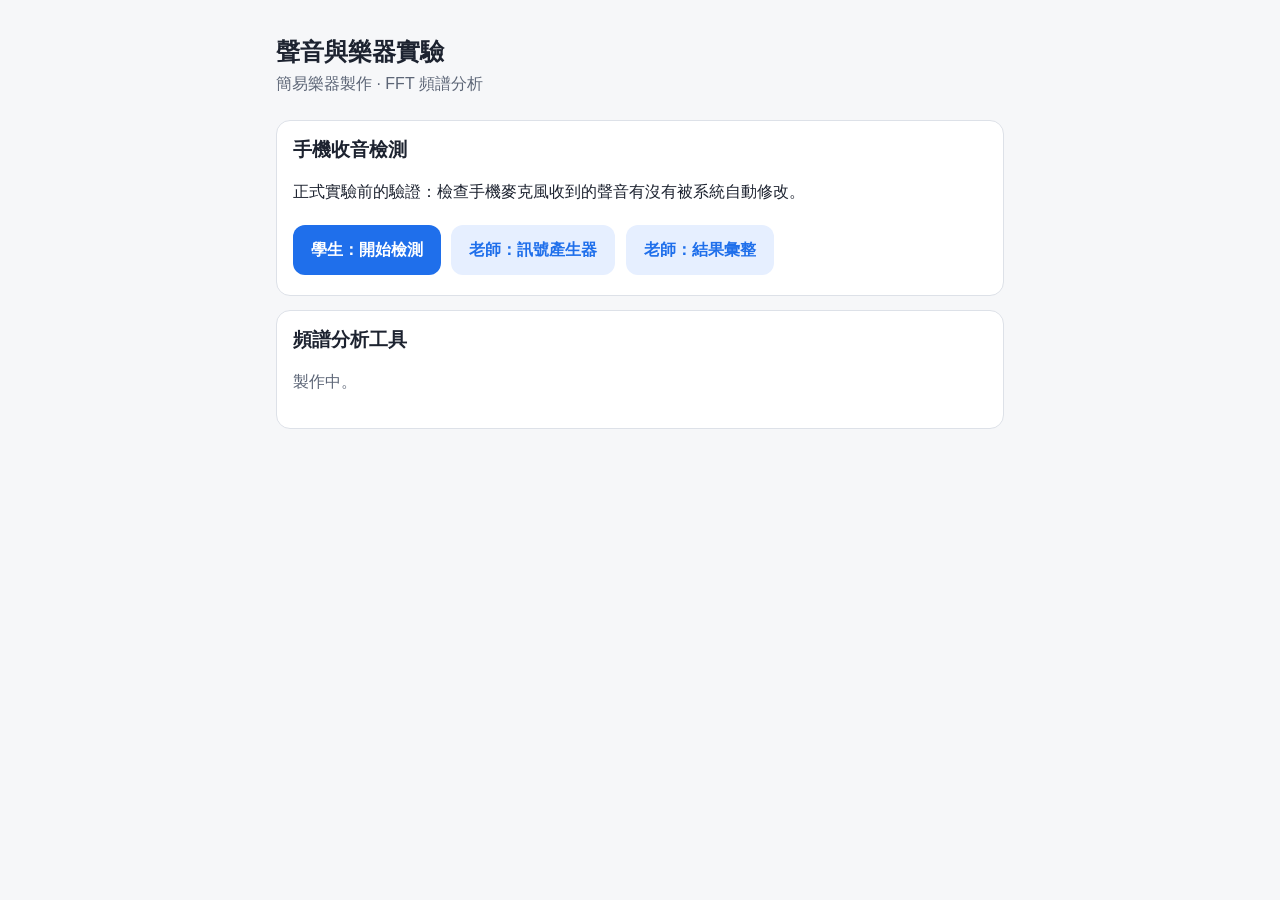
<file: index.html>
<!doctype html>
<html lang="zh-Hant-TW">
<head>
<meta charset="utf-8">
<meta name="viewport" content="width=device-width, initial-scale=1">
<title>聲音與樂器實驗</title>
<meta name="description" content="高二自然組簡易樂器製作與 FFT 頻譜分析的手機工具。">
<link rel="icon" href="mic-check/icon-180.png">
<link rel="stylesheet" href="mic-check/style.css">
</head>
<body>
<main>
  <header class="top">
    <h1>聲音與樂器實驗</h1>
    <p>簡易樂器製作 · FFT 頻譜分析</p>
  </header>
  <section class="card">
    <h2>手機收音檢測</h2>
    <p>正式實驗前的驗證：檢查手機麥克風收到的聲音有沒有被系統自動修改。</p>
    <a class="btn" href="mic-check/">學生：開始檢測</a>
    <a class="btn secondary" href="mic-check/source.html">老師：訊號產生器</a>
    <a class="btn secondary" href="mic-check/aggregate.html">老師：結果彙整</a>
  </section>
  <section class="card">
    <h2>頻譜分析工具</h2>
    <p class="muted">製作中。</p>
  </section>
</main>
</body>
</html>
</file>
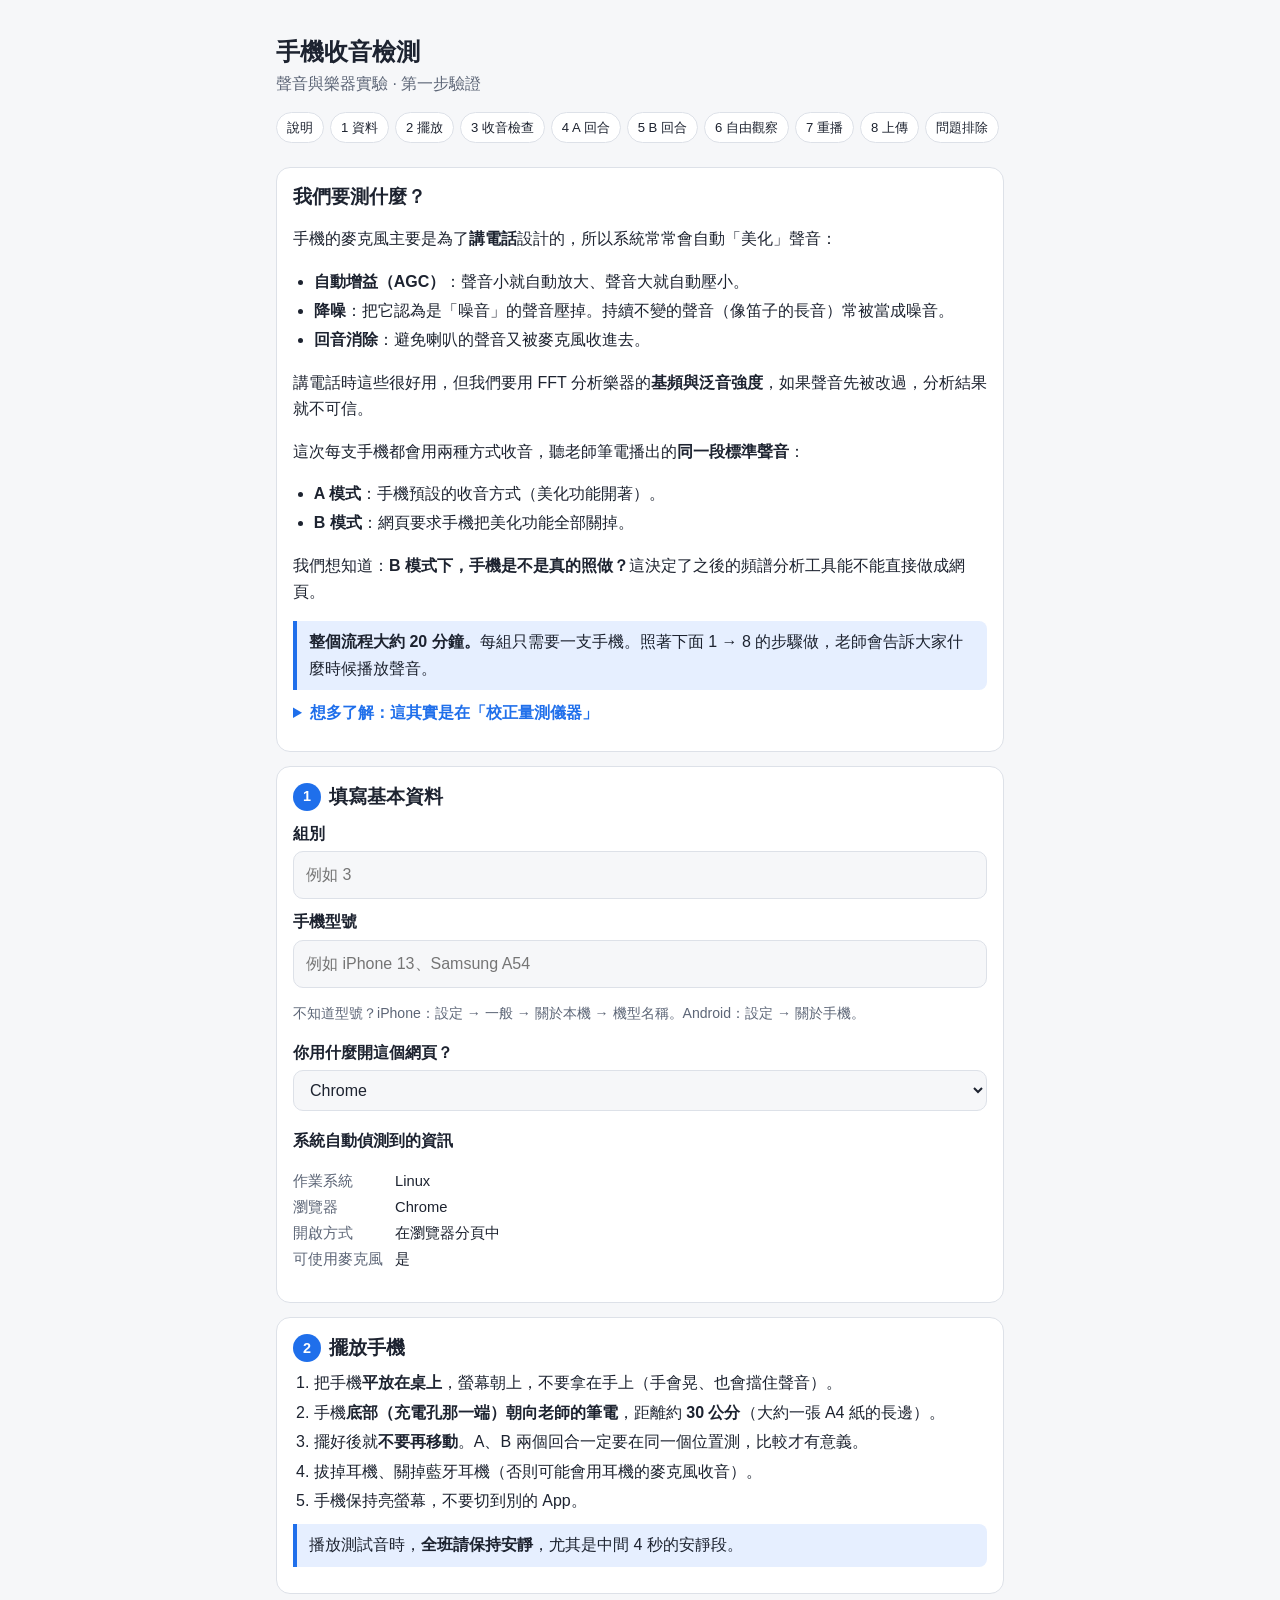
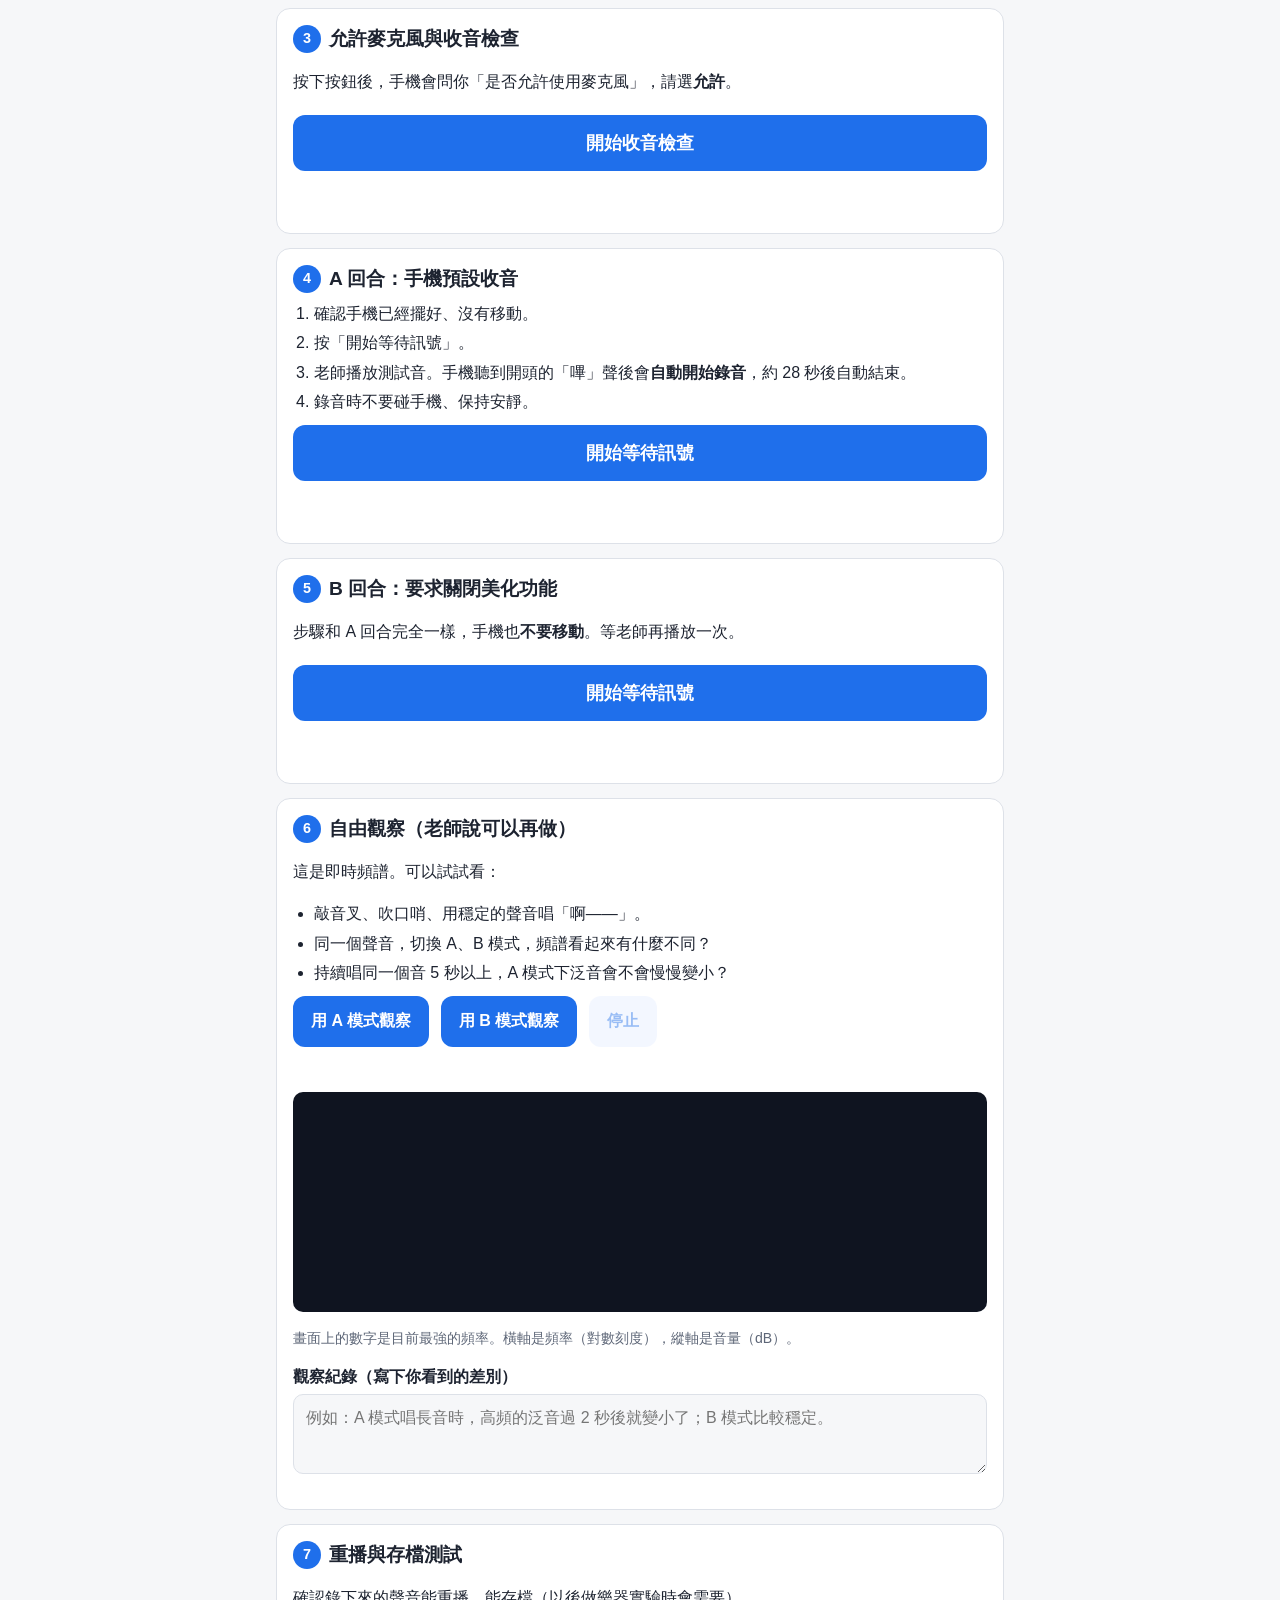
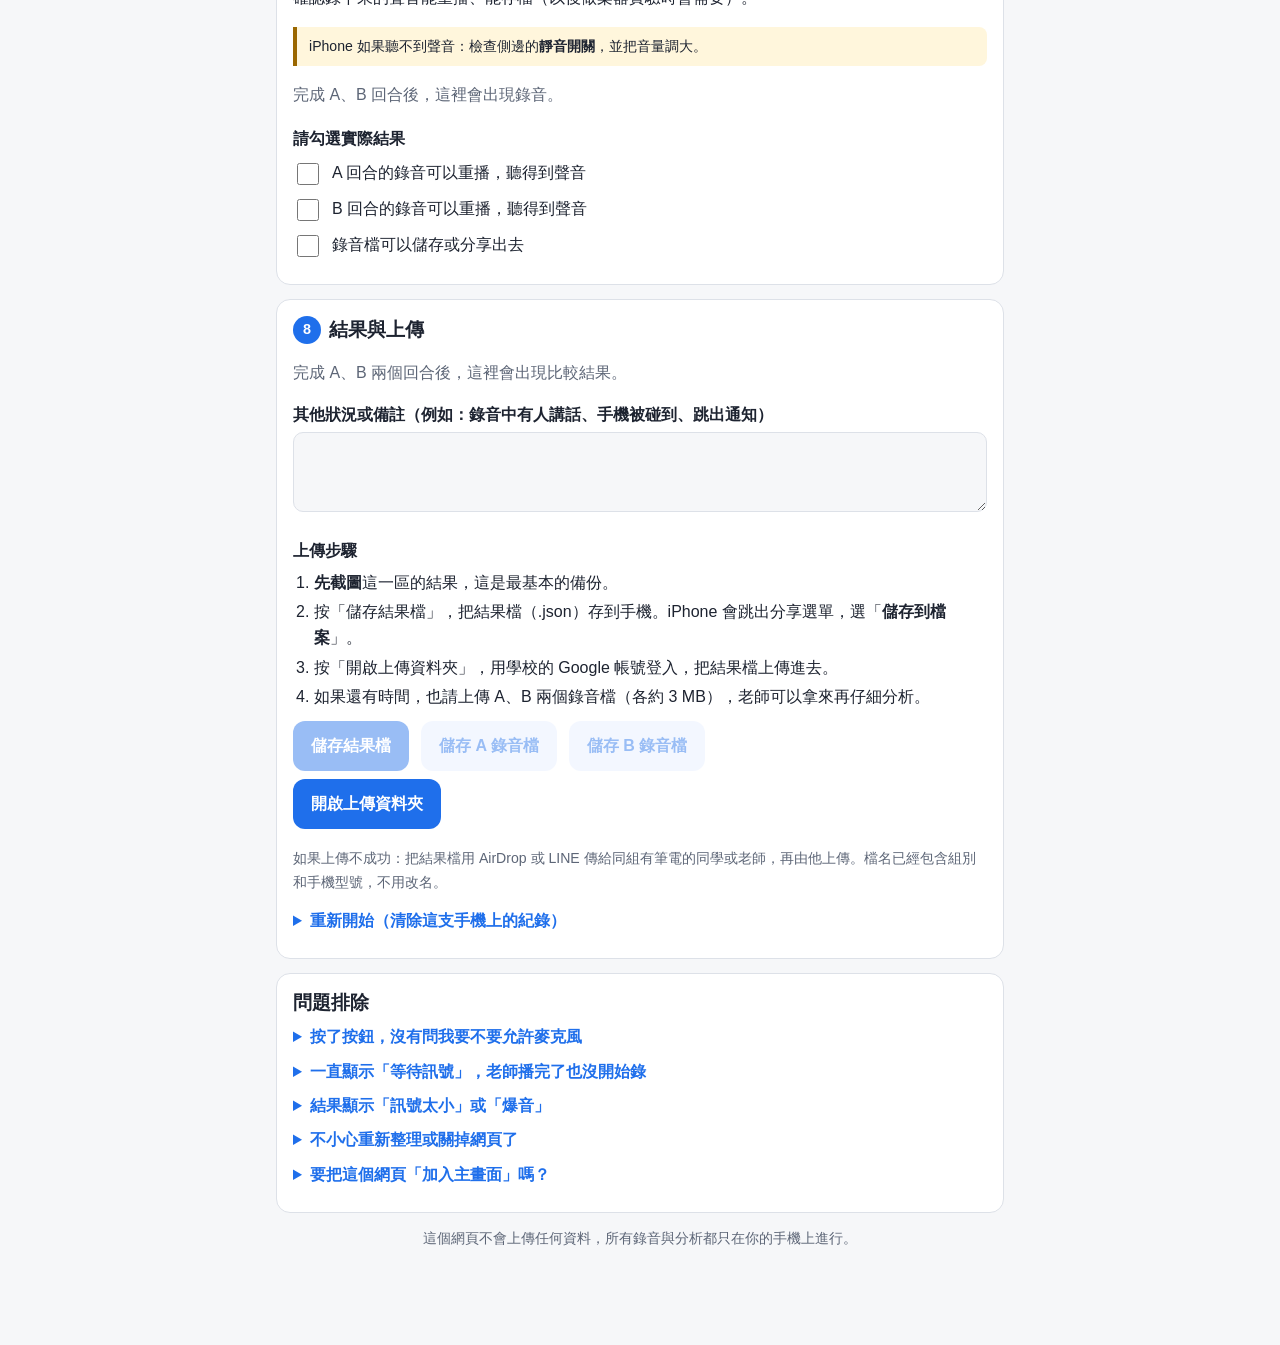
<file: mic-check/index.html>
<!doctype html>
<html lang="zh-Hant-TW">
<head>
<meta charset="utf-8">
<meta name="viewport" content="width=device-width, initial-scale=1, viewport-fit=cover">
<title>手機收音檢測</title>
<meta name="description" content="檢查手機麥克風收到的聲音有沒有被系統自動修改，作為樂器頻譜分析前的驗證。">
<meta name="theme-color" content="#1f6feb">
<meta name="apple-mobile-web-app-capable" content="yes">
<meta name="mobile-web-app-capable" content="yes">
<meta name="apple-mobile-web-app-title" content="收音檢測">
<link rel="manifest" href="manifest.webmanifest">
<link rel="apple-touch-icon" href="icon-180.png">
<link rel="icon" href="icon-180.png">
<link rel="stylesheet" href="style.css">
</head>
<body>
<main>
  <header class="top">
    <h1>手機收音檢測</h1>
    <p>聲音與樂器實驗 · 第一步驗證</p>
  </header>

  <div class="stickybar">
    <nav class="pill-nav" id="nav">
      <a href="#s-intro">說明</a>
      <a href="#s-info" data-step="info">1 資料</a>
      <a href="#s-place">2 擺放</a>
      <a href="#s-mic" data-step="mic">3 收音檢查</a>
      <a href="#s-A" data-step="A">4 A 回合</a>
      <a href="#s-B" data-step="B">5 B 回合</a>
      <a href="#s-free">6 自由觀察</a>
      <a href="#s-play" data-step="play">7 重播</a>
      <a href="#s-result" data-step="result">8 上傳</a>
      <a href="#s-faq">問題排除</a>
    </nav>
  </div>

  <!-- 說明 -->
  <section class="card" id="s-intro">
    <h2>我們要測什麼？</h2>
    <p>手機的麥克風主要是為了<strong>講電話</strong>設計的，所以系統常常會自動「美化」聲音：</p>
    <ul>
      <li><strong>自動增益（AGC）</strong>：聲音小就自動放大、聲音大就自動壓小。</li>
      <li><strong>降噪</strong>：把它認為是「噪音」的聲音壓掉。持續不變的聲音（像笛子的長音）常被當成噪音。</li>
      <li><strong>回音消除</strong>：避免喇叭的聲音又被麥克風收進去。</li>
    </ul>
    <p>講電話時這些很好用，但我們要用 FFT 分析樂器的<strong>基頻與泛音強度</strong>，如果聲音先被改過，分析結果就不可信。</p>
    <p>這次每支手機都會用兩種方式收音，聽老師筆電播出的<strong>同一段標準聲音</strong>：</p>
    <ul>
      <li><strong>A 模式</strong>：手機預設的收音方式（美化功能開著）。</li>
      <li><strong>B 模式</strong>：網頁要求手機把美化功能全部關掉。</li>
    </ul>
    <p>我們想知道：<strong>B 模式下，手機是不是真的照做？</strong>這決定了之後的頻譜分析工具能不能直接做成網頁。</p>
    <div class="note">
      <strong>整個流程大約 20 分鐘。</strong>每組只需要一支手機。照著下面 1 → 8 的步驟做，老師會告訴大家什麼時候播放聲音。
    </div>
    <details>
      <summary>想多了解：這其實是在「校正量測儀器」</summary>
      <p>任何測量之前，都要先確認儀器本身可不可信。我們用「已知答案」的聲音來測手機：</p>
      <ul>
        <li>① <strong>音量階梯</strong>：1000 Hz 的聲音，每 3 秒變小 10 dB。忠實的麥克風應該也量到每段差 10 dB。</li>
        <li>② <strong>複合音</strong>：440 Hz 加上 8 個泛音，持續 6 秒。如果音量隨時間被壓低，代表降噪在作用。</li>
        <li>③ <strong>安靜段</strong>：4 秒安靜。如果底噪越來越大聲，代表自動增益在偷偷放大。</li>
        <li>④ <strong>掃頻</strong>：頻率從 200 Hz 一路升到 12000 Hz，用來比較 A、B 兩種模式在不同頻率的差別。</li>
      </ul>
      <p class="small muted">dB（分貝）是比值的對數單位：差 10 dB 代表功率差 10 倍、振幅差約 3.16 倍。</p>
    </details>
  </section>

  <!-- 1 資料 -->
  <section class="card" id="s-info">
    <h2><span class="step-no">1</span>填寫基本資料</h2>
    <label class="field"><span>組別</span>
      <input type="number" id="group" inputmode="numeric" min="1" max="99" placeholder="例如 3">
    </label>
    <label class="field"><span>手機型號</span>
      <input type="text" id="model" placeholder="例如 iPhone 13、Samsung A54">
    </label>
    <p class="small muted">不知道型號？iPhone：設定 → 一般 → 關於本機 → 機型名稱。Android：設定 → 關於手機。</p>
    <label class="field"><span>你用什麼開這個網頁？</span>
      <select id="browser">
        <option value="">請選擇</option>
        <option>Safari</option>
        <option>Chrome</option>
        <option>LINE 內建瀏覽器</option>
        <option>其他</option>
      </select>
    </label>
    <div class="note warn small hidden" id="lineWarn">LINE 內建瀏覽器常常無法使用麥克風。請點右上角選單，改用「Safari」或「Chrome」開啟。</div>
    <h3>系統自動偵測到的資訊</h3>
    <dl class="kv" id="deviceInfo"></dl>
  </section>

  <!-- 2 擺放 -->
  <section class="card" id="s-place">
    <h2><span class="step-no">2</span>擺放手機</h2>
    <ol>
      <li>把手機<strong>平放在桌上</strong>，螢幕朝上，不要拿在手上（手會晃、也會擋住聲音）。</li>
      <li>手機<strong>底部（充電孔那一端）朝向老師的筆電</strong>，距離約 <strong>30 公分</strong>（大約一張 A4 紙的長邊）。</li>
      <li>擺好後就<strong>不要再移動</strong>。A、B 兩個回合一定要在同一個位置測，比較才有意義。</li>
      <li>拔掉耳機、關掉藍牙耳機（否則可能會用耳機的麥克風收音）。</li>
      <li>手機保持亮螢幕，不要切到別的 App。</li>
    </ol>
    <div class="note">
      播放測試音時，<strong>全班請保持安靜</strong>，尤其是中間 4 秒的安靜段。
    </div>
  </section>

  <!-- 3 收音檢查 -->
  <section class="card" id="s-mic">
    <h2><span class="step-no">3</span>允許麥克風與收音檢查</h2>
    <p>按下按鈕後，手機會問你「是否允許使用麥克風」，請選<strong>允許</strong>。</p>
    <button class="big" id="micCheckBtn">開始收音檢查</button>
    <div class="status" id="micStatus"></div>
    <div id="micLive" class="hidden">
      <p class="small">老師播放「音量測試音」（1000 Hz 持續音）時，看下面的 1000 Hz 音量：</p>
      <div class="meter"><div id="micMeter"></div></div>
      <p><span id="micLevel">—</span></p>
      <canvas class="spec" id="micSpec"></canvas>
      <button class="secondary" id="micStopBtn">結束收音檢查</button>
    </div>
  </section>

  <!-- 4 A 回合 -->
  <section class="card" id="s-A">
    <h2><span class="step-no">4</span>A 回合：手機預設收音</h2>
    <ol>
      <li>確認手機已經擺好、沒有移動。</li>
      <li>按「開始等待訊號」。</li>
      <li>老師播放測試音。手機聽到開頭的「嗶」聲後會<strong>自動開始錄音</strong>，約 28 秒後自動結束。</li>
      <li>錄音時不要碰手機、保持安靜。</li>
    </ol>
    <div data-round="A"></div>
  </section>

  <!-- 5 B 回合 -->
  <section class="card" id="s-B">
    <h2><span class="step-no">5</span>B 回合：要求關閉美化功能</h2>
    <p>步驟和 A 回合完全一樣，手機也<strong>不要移動</strong>。等老師再播放一次。</p>
    <div data-round="B"></div>
  </section>

  <!-- 6 自由觀察 -->
  <section class="card" id="s-free">
    <h2><span class="step-no">6</span>自由觀察（老師說可以再做）</h2>
    <p>這是即時頻譜。可以試試看：</p>
    <ul>
      <li>敲音叉、吹口哨、用穩定的聲音唱「啊——」。</li>
      <li>同一個聲音，切換 A、B 模式，頻譜看起來有什麼不同？</li>
      <li>持續唱同一個音 5 秒以上，A 模式下泛音會不會慢慢變小？</li>
    </ul>
    <div class="row">
      <button id="freeA">用 A 模式觀察</button>
      <button id="freeB">用 B 模式觀察</button>
      <button class="secondary" id="freeStop" disabled>停止</button>
    </div>
    <div class="status" id="freeStatus"></div>
    <canvas class="spec" id="freeSpec"></canvas>
    <p class="small muted">畫面上的數字是目前最強的頻率。橫軸是頻率（對數刻度），縱軸是音量（dB）。</p>
    <label class="field"><span>觀察紀錄（寫下你看到的差別）</span>
      <textarea id="freeNotes" placeholder="例如：A 模式唱長音時，高頻的泛音過 2 秒後就變小了；B 模式比較穩定。"></textarea>
    </label>
  </section>

  <!-- 7 重播 -->
  <section class="card" id="s-play">
    <h2><span class="step-no">7</span>重播與存檔測試</h2>
    <p>確認錄下來的聲音能重播、能存檔（以後做樂器實驗時會需要）。</p>
    <div class="note warn small">iPhone 如果聽不到聲音：檢查側邊的<strong>靜音開關</strong>，並把音量調大。</div>
    <div id="playArea"><p class="muted">完成 A、B 回合後，這裡會出現錄音。</p></div>
    <h3>請勾選實際結果</h3>
    <label class="check"><input type="checkbox" id="chkPlayA"><span>A 回合的錄音可以重播，聽得到聲音</span></label>
    <label class="check"><input type="checkbox" id="chkPlayB"><span>B 回合的錄音可以重播，聽得到聲音</span></label>
    <label class="check"><input type="checkbox" id="chkSave"><span>錄音檔可以儲存或分享出去</span></label>
  </section>

  <!-- 8 結果 -->
  <section class="card" id="s-result">
    <h2><span class="step-no">8</span>結果與上傳</h2>
    <div id="resultArea"><p class="muted">完成 A、B 兩個回合後，這裡會出現比較結果。</p></div>
    <label class="field"><span>其他狀況或備註（例如：錄音中有人講話、手機被碰到、跳出通知）</span>
      <textarea id="notes"></textarea>
    </label>
    <h3>上傳步驟</h3>
    <ol>
      <li><strong>先截圖</strong>這一區的結果，這是最基本的備份。</li>
      <li>按「儲存結果檔」，把結果檔（.json）存到手機。iPhone 會跳出分享選單，選「<strong>儲存到檔案</strong>」。</li>
      <li>按「開啟上傳資料夾」，用學校的 Google 帳號登入，把結果檔上傳進去。</li>
      <li>如果還有時間，也請上傳 A、B 兩個錄音檔（各約 3 MB），老師可以拿來再仔細分析。</li>
    </ol>
    <div class="row">
      <button id="saveJson" disabled>儲存結果檔</button>
      <button class="secondary" id="saveWavA" disabled>儲存 A 錄音檔</button>
      <button class="secondary" id="saveWavB" disabled>儲存 B 錄音檔</button>
    </div>
    <div class="row">
      <a class="btn" id="uploadLink" target="_blank" rel="noopener">開啟上傳資料夾</a>
    </div>
    <p class="small muted">如果上傳不成功：把結果檔用 AirDrop 或 LINE 傳給同組有筆電的同學或老師，再由他上傳。檔名已經包含組別和手機型號，不用改名。</p>
    <details>
      <summary>重新開始（清除這支手機上的紀錄）</summary>
      <p class="small">只有在換另一支手機、或老師要求重測時才需要。</p>
      <button class="danger" id="resetAll">清除並重新開始</button>
    </details>
  </section>

  <!-- 問題排除 -->
  <section class="card" id="s-faq">
    <h2>問題排除</h2>
    <details><summary>按了按鈕，沒有問我要不要允許麥克風</summary>
      <ul>
        <li>確認不是用 LINE、Instagram 等 App 內建的瀏覽器開啟。請改用 Safari 或 Chrome。</li>
        <li>iPhone：設定 → Safari → 麥克風，改成「詢問」或「允許」。</li>
        <li>Android Chrome：點網址列左邊的圖示 → 權限 → 麥克風 → 允許。</li>
      </ul>
    </details>
    <details><summary>一直顯示「等待訊號」，老師播完了也沒開始錄</summary>
      <ul>
        <li>手機可能離喇叭太遠，或喇叭音量太小。靠近一點（但 A、B 要同位置），請老師再播一次。</li>
        <li>確認手機沒有被蓋住、底部朝向喇叭。</li>
      </ul>
    </details>
    <details><summary>結果顯示「訊號太小」或「爆音」</summary>
      <p>請老師調整筆電音量，或調整手機距離，然後按該回合的「重做這一回合」。A、B 兩回合要在一樣的條件下做，所以如果改了距離，兩回合都要重做。</p>
    </details>
    <details><summary>不小心重新整理或關掉網頁了</summary>
      <p>分析結果會留在這支手機上，重新打開網頁就會看到。但<strong>錄音檔不會保留</strong>，如果需要錄音檔，就要重做那一回合。</p>
    </details>
    <details><summary>要把這個網頁「加入主畫面」嗎？</summary>
      <p>只有老師指定的組別需要。iPhone 用 Safari：按下方「分享」→「加入主畫面」，再從主畫面的圖示打開，從步驟 1 重新做一次。這是在測試「網頁加入主畫面後」收音是否一樣正常。</p>
    </details>
  </section>

  <p class="small muted" style="text-align:center">這個網頁不會上傳任何資料，所有錄音與分析都只在你的手機上進行。</p>
</main>

<template id="roundTpl">
  <button class="big" data-act="start">開始等待訊號</button>
  <div class="row">
    <button class="secondary hidden" data-act="cancel">取消</button>
    <button class="secondary hidden" data-act="redo">重做這一回合</button>
  </div>
  <div class="status" data-el="status"></div>
  <div class="hidden" data-el="live">
    <p class="small">現在播放：<span class="segment-now" data-el="seg">—</span></p>
    <div class="progress"><div data-el="prog"></div></div>
    <canvas class="spec" data-el="spec"></canvas>
  </div>
  <div data-el="summary"></div>
</template>

<script type="module" src="app.js"></script>
</body>
</html>
</file>
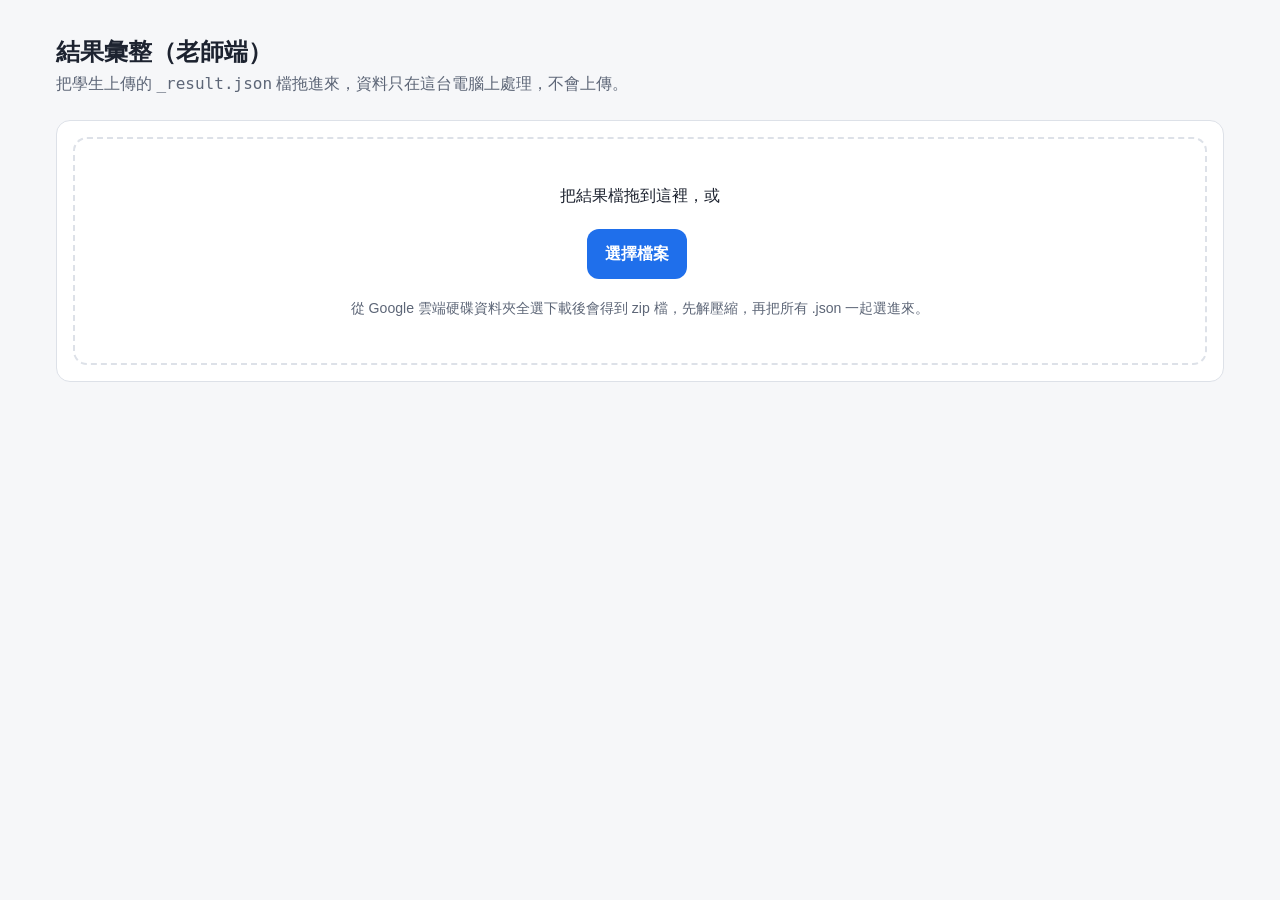
<file: mic-check/aggregate.html>
<!doctype html>
<html lang="zh-Hant-TW">
<head>
<meta charset="utf-8">
<meta name="viewport" content="width=device-width, initial-scale=1">
<title>收音檢測 結果彙整</title>
<meta name="description" content="老師端：彙整全班手機收音檢測的結果檔。">
<link rel="icon" href="icon-180.png">
<link rel="stylesheet" href="style.css">
<style>
  main { max-width: 1200px; }
  .drop { border: 2px dashed var(--line); border-radius: 14px; padding: 28px 16px; text-align: center; }
  .drop.over { border-color: var(--accent); background: var(--accent-soft); }
  td, th { font-size: .85rem; }
  .sum { display: grid; grid-template-columns: repeat(auto-fit, minmax(180px, 1fr)); gap: 10px; }
  .sum div { background: var(--bg); border-radius: 10px; padding: 10px 12px; }
  .sum b { display: block; font-size: 1.4rem; }
</style>
</head>
<body>
<main>
  <header class="top">
    <h1>結果彙整（老師端）</h1>
    <p>把學生上傳的 <code>_result.json</code> 檔拖進來，資料只在這台電腦上處理，不會上傳。</p>
  </header>

  <section class="card">
    <div class="drop" id="drop">
      <p>把結果檔拖到這裡，或</p>
      <label class="btn">選擇檔案<input type="file" id="files" accept=".json,application/json" multiple hidden></label>
      <p class="small muted">從 Google 雲端硬碟資料夾全選下載後會得到 zip 檔，先解壓縮，再把所有 .json 一起選進來。</p>
    </div>
  </section>

  <section class="card hidden" id="summaryCard">
    <h2>總覽</h2>
    <div class="sum" id="summary"></div>
    <div id="conclusion"></div>
  </section>

  <section class="card hidden" id="tableCard">
    <h2>每支手機</h2>
    <div class="row"><button class="secondary" id="csvBtn">下載 CSV（可用 Excel 開啟）</button></div>
    <div class="table-wrap"><table id="table"></table></div>
    <p class="small muted">判定欄：✓ 沒發現被修改、✗ 有被修改的跡象、? 無法判斷（訊號太小或太吵）。數值依序為：音量階梯兩段差（應約 10）、自動回彈最大值、底噪變化、持續音衰減，單位都是 dB。</p>
  </section>

  <section class="card hidden" id="chartCard">
    <h2>B 模式減 A 模式的頻率響應差（每支手機一條線）</h2>
    <p class="small muted">0 dB 代表兩種模式一樣。偏離越多，代表 A 模式的處理對音色影響越大。</p>
    <canvas class="chart" id="diffChart" style="height:280px"></canvas>
  </section>
</main>
<script type="module" src="aggregate.js"></script>
</body>
</html>
</file>
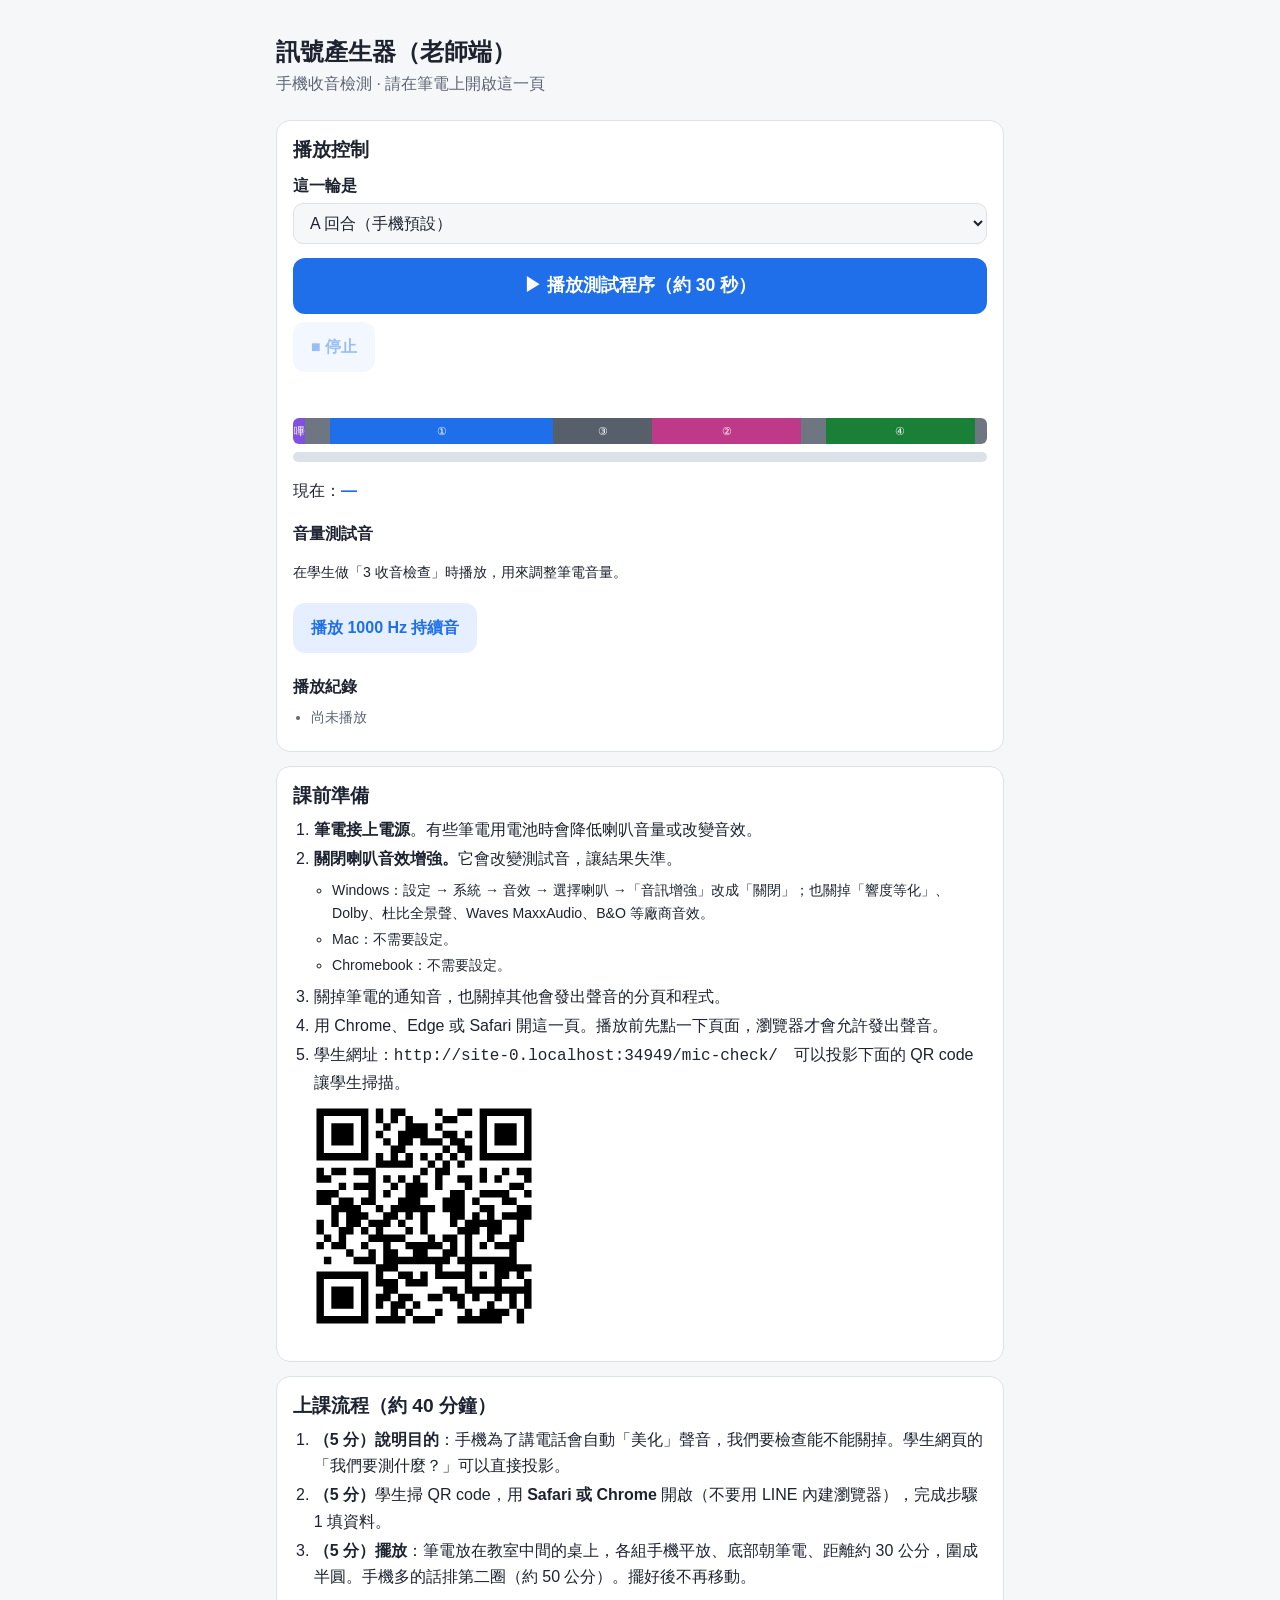
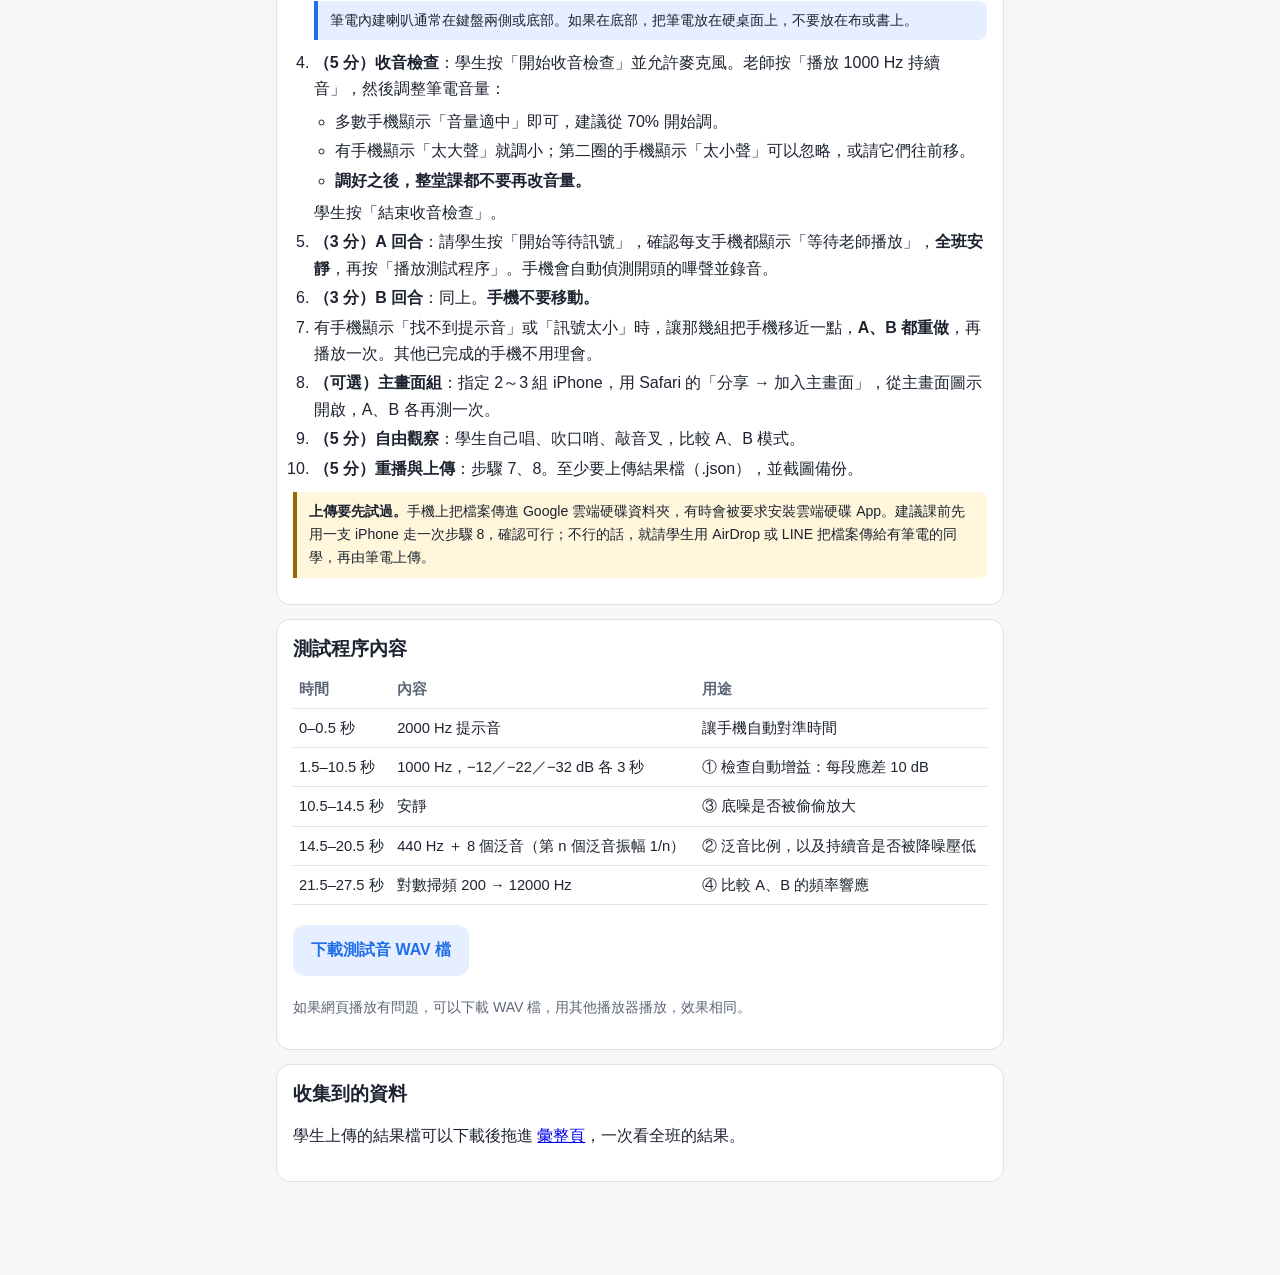
<file: mic-check/source.html>
<!doctype html>
<html lang="zh-Hant-TW">
<head>
<meta charset="utf-8">
<meta name="viewport" content="width=device-width, initial-scale=1">
<title>收音檢測 訊號產生器</title>
<meta name="description" content="老師端：播放手機收音檢測用的標準測試音。">
<link rel="icon" href="icon-180.png">
<link rel="stylesheet" href="style.css">
</head>
<body>
<main>
  <header class="top">
    <h1>訊號產生器（老師端）</h1>
    <p>手機收音檢測 · 請在筆電上開啟這一頁</p>
  </header>

  <section class="card">
    <h2>播放控制</h2>
    <label class="field"><span>這一輪是</span>
      <select id="roundLabel">
        <option>A 回合（手機預設）</option>
        <option>B 回合（關閉美化）</option>
        <option>補測／重測</option>
        <option>主畫面組加測 A</option>
        <option>主畫面組加測 B</option>
      </select>
    </label>
    <button class="big" id="playBtn">▶ 播放測試程序（約 30 秒）</button>
    <button class="secondary" id="stopBtn" disabled>■ 停止</button>
    <div class="status" id="playStatus"></div>
    <div class="timeline" id="timeline"></div>
    <div class="progress"><div id="playProg"></div></div>
    <p>現在：<span class="segment-now" id="nowSeg">—</span></p>

    <h3>音量測試音</h3>
    <p class="small">在學生做「3 收音檢查」時播放，用來調整筆電音量。</p>
    <button class="secondary" id="toneBtn">播放 1000 Hz 持續音</button>

    <h3>播放紀錄</h3>
    <ul id="log" class="small"><li class="muted">尚未播放</li></ul>
  </section>

  <section class="card">
    <h2>課前準備</h2>
    <ol>
      <li><strong>筆電接上電源</strong>。有些筆電用電池時會降低喇叭音量或改變音效。</li>
      <li><strong>關閉喇叭音效增強。</strong>它會改變測試音，讓結果失準。
        <ul class="small">
          <li>Windows：設定 → 系統 → 音效 → 選擇喇叭 →「音訊增強」改成「關閉」；也關掉「響度等化」、Dolby、杜比全景聲、Waves MaxxAudio、B&amp;O 等廠商音效。</li>
          <li>Mac：不需要設定。</li>
          <li>Chromebook：不需要設定。</li>
        </ul>
      </li>
      <li>關掉筆電的通知音，也關掉其他會發出聲音的分頁和程式。</li>
      <li>用 Chrome、Edge 或 Safari 開這一頁。播放前先點一下頁面，瀏覽器才會允許發出聲音。</li>
      <li>學生網址：<code id="studentUrl"></code>　可以投影下面的 QR code 讓學生掃描。
        <div id="qr" style="margin:10px 0"></div>
      </li>
    </ol>
  </section>

  <section class="card">
    <h2>上課流程（約 40 分鐘）</h2>
    <ol>
      <li><strong>（5 分）說明目的</strong>：手機為了講電話會自動「美化」聲音，我們要檢查能不能關掉。學生網頁的「我們要測什麼？」可以直接投影。</li>
      <li><strong>（5 分）</strong>學生掃 QR code，用 <strong>Safari 或 Chrome</strong> 開啟（不要用 LINE 內建瀏覽器），完成步驟 1 填資料。</li>
      <li><strong>（5 分）擺放</strong>：筆電放在教室中間的桌上，各組手機平放、底部朝筆電、距離約 30 公分，圍成半圓。手機多的話排第二圈（約 50 公分）。擺好後不再移動。
        <div class="note small">筆電內建喇叭通常在鍵盤兩側或底部。如果在底部，把筆電放在硬桌面上，不要放在布或書上。</div>
      </li>
      <li><strong>（5 分）收音檢查</strong>：學生按「開始收音檢查」並允許麥克風。老師按「播放 1000 Hz 持續音」，然後調整筆電音量：
        <ul>
          <li>多數手機顯示「音量適中」即可，建議從 70% 開始調。</li>
          <li>有手機顯示「太大聲」就調小；第二圈的手機顯示「太小聲」可以忽略，或請它們往前移。</li>
          <li><strong>調好之後，整堂課都不要再改音量。</strong></li>
        </ul>
        學生按「結束收音檢查」。
      </li>
      <li><strong>（3 分）A 回合</strong>：請學生按「開始等待訊號」，確認每支手機都顯示「等待老師播放」，<strong>全班安靜</strong>，再按「播放測試程序」。手機會自動偵測開頭的嗶聲並錄音。</li>
      <li><strong>（3 分）B 回合</strong>：同上。<strong>手機不要移動。</strong></li>
      <li>有手機顯示「找不到提示音」或「訊號太小」時，讓那幾組把手機移近一點，<strong>A、B 都重做</strong>，再播放一次。其他已完成的手機不用理會。</li>
      <li><strong>（可選）主畫面組</strong>：指定 2～3 組 iPhone，用 Safari 的「分享 → 加入主畫面」，從主畫面圖示開啟，A、B 各再測一次。</li>
      <li><strong>（5 分）自由觀察</strong>：學生自己唱、吹口哨、敲音叉，比較 A、B 模式。</li>
      <li><strong>（5 分）重播與上傳</strong>：步驟 7、8。至少要上傳結果檔（.json），並截圖備份。</li>
    </ol>
    <div class="note warn small">
      <strong>上傳要先試過。</strong>手機上把檔案傳進 Google 雲端硬碟資料夾，有時會被要求安裝雲端硬碟 App。建議課前先用一支 iPhone 走一次步驟 8，確認可行；不行的話，就請學生用 AirDrop 或 LINE 把檔案傳給有筆電的同學，再由筆電上傳。
    </div>
  </section>

  <section class="card">
    <h2>測試程序內容</h2>
    <div class="table-wrap"><table>
      <tr><th>時間</th><th>內容</th><th>用途</th></tr>
      <tr><td class="num">0–0.5 秒</td><td>2000 Hz 提示音</td><td>讓手機自動對準時間</td></tr>
      <tr><td class="num">1.5–10.5 秒</td><td>1000 Hz，−12／−22／−32 dB 各 3 秒</td><td>① 檢查自動增益：每段應差 10 dB</td></tr>
      <tr><td class="num">10.5–14.5 秒</td><td>安靜</td><td>③ 底噪是否被偷偷放大</td></tr>
      <tr><td class="num">14.5–20.5 秒</td><td>440 Hz ＋ 8 個泛音（第 n 個泛音振幅 1/n）</td><td>② 泛音比例，以及持續音是否被降噪壓低</td></tr>
      <tr><td class="num">21.5–27.5 秒</td><td>對數掃頻 200 → 12000 Hz</td><td>④ 比較 A、B 的頻率響應</td></tr>
    </table></div>
    <p><button class="secondary" id="dlWav">下載測試音 WAV 檔</button></p>
    <p class="small muted">如果網頁播放有問題，可以下載 WAV 檔，用其他播放器播放，效果相同。</p>
  </section>

  <section class="card">
    <h2>收集到的資料</h2>
    <p>學生上傳的結果檔可以下載後拖進 <a href="aggregate.html">彙整頁</a>，一次看全班的結果。</p>
  </section>
</main>
<script src="vendor/qrcode.js"></script>
<script type="module" src="source.js"></script>
</body>
</html>
</file>
<file: mic-check/style.css>
:root {
  --bg: #f6f7f9;
  --card: #ffffff;
  --text: #1d2330;
  --muted: #5d6677;
  --line: #dde1e8;
  --accent: #1f6feb;
  --accent-soft: #e6efff;
  --ok: #1a7f37;
  --ok-soft: #e3f5e8;
  --bad: #c62828;
  --bad-soft: #fdeaea;
  --warn: #9a6700;
  --warn-soft: #fff6dc;
  --spec-bg: #0f1420;
  --spec-grid: #2a3346;
  --spec-a: #ff9f43;
  --spec-b: #3fb6ff;
}
@media (prefers-color-scheme: dark) {
  :root {
    --bg: #11141a;
    --card: #1a1f28;
    --text: #e7eaf0;
    --muted: #9aa3b2;
    --line: #2d3442;
    --accent: #5b9dff;
    --accent-soft: #1d2a44;
    --ok: #4ac26b;
    --ok-soft: #15301f;
    --bad: #ff6b6b;
    --bad-soft: #3a1b1b;
    --warn: #e3b341;
    --warn-soft: #362c12;
  }
}
* { box-sizing: border-box; }
html { -webkit-text-size-adjust: 100%; }
body {
  margin: 0;
  background: var(--bg);
  color: var(--text);
  font: 16px/1.65 -apple-system, BlinkMacSystemFont, "PingFang TC", "Noto Sans TC", "Microsoft JhengHei", sans-serif;
}
main { max-width: 760px; margin: 0 auto; padding: 16px 16px 80px; }
header.top { padding: 20px 0 8px; }
header.top h1 { font-size: 1.5rem; margin: 0 0 4px; line-height: 1.3; }
header.top p { margin: 0; color: var(--muted); }
h2 { font-size: 1.2rem; margin: 0 0 8px; line-height: 1.35; }
h3 { font-size: 1.02rem; margin: 16px 0 6px; }
section.card {
  background: var(--card);
  border: 1px solid var(--line);
  border-radius: 14px;
  padding: 16px;
  margin: 14px 0;
}
.step-no {
  display: inline-flex; align-items: center; justify-content: center;
  width: 28px; height: 28px; border-radius: 50%;
  background: var(--accent); color: #fff; font-weight: 700; font-size: .9rem;
  margin-right: 8px; vertical-align: 2px;
}
.muted { color: var(--muted); }
.small { font-size: .88rem; }
ol, ul { padding-left: 1.3em; margin: 6px 0; }
li { margin: 3px 0; }
details { margin: 8px 0; }
summary { cursor: pointer; color: var(--accent); font-weight: 600; }
.note { border-left: 4px solid var(--accent); background: var(--accent-soft); padding: 8px 12px; border-radius: 0 8px 8px 0; margin: 10px 0; }
.note.warn { border-color: var(--warn); background: var(--warn-soft); }
.note.bad { border-color: var(--bad); background: var(--bad-soft); }
.note.ok { border-color: var(--ok); background: var(--ok-soft); }

label.field { display: block; margin: 10px 0; }
label.field span { display: block; font-weight: 600; margin-bottom: 4px; }
input[type=text], input[type=number], select, textarea {
  width: 100%; font: inherit; color: var(--text); background: var(--bg);
  border: 1px solid var(--line); border-radius: 10px; padding: 10px 12px;
}
textarea { min-height: 80px; }
.check { display: flex; gap: 10px; align-items: flex-start; margin: 8px 0; }
.check input { width: 22px; height: 22px; margin-top: 3px; flex: none; }

button, .btn {
  font: inherit; font-weight: 600; border: none; border-radius: 12px; cursor: pointer;
  padding: 12px 18px; background: var(--accent); color: #fff; text-decoration: none;
  display: inline-flex; align-items: center; justify-content: center; gap: 6px;
  min-height: 48px; margin: 4px 6px 4px 0;
}
button.secondary, .btn.secondary { background: var(--accent-soft); color: var(--accent); }
button.danger { background: var(--bad); }
button:disabled { opacity: .45; cursor: not-allowed; }
.row { display: flex; flex-wrap: wrap; gap: 6px; align-items: center; }
.big { width: 100%; font-size: 1.1rem; min-height: 56px; }

.status { font-weight: 600; margin: 8px 0; min-height: 1.6em; }
.status.ok { color: var(--ok); }
.status.bad { color: var(--bad); }
.status.wait { color: var(--warn); }

canvas.spec { width: 100%; height: 220px; display: block; border-radius: 10px; background: var(--spec-bg); }
canvas.chart { width: 100%; height: 200px; display: block; border-radius: 10px; background: var(--card); border: 1px solid var(--line); }
.meter { height: 14px; border-radius: 7px; background: var(--line); overflow: hidden; position: relative; }
.meter > div { height: 100%; width: 0; background: var(--accent); transition: width .1s; }
.progress { height: 10px; border-radius: 5px; background: var(--line); overflow: hidden; margin: 8px 0; }
.progress > div { height: 100%; width: 0; background: var(--ok); }

table { width: 100%; border-collapse: collapse; font-size: .92rem; }
th, td { text-align: left; padding: 7px 6px; border-bottom: 1px solid var(--line); vertical-align: top; }
th { font-weight: 600; color: var(--muted); }
td.num { font-variant-numeric: tabular-nums; white-space: nowrap; }
.table-wrap { overflow-x: auto; -webkit-overflow-scrolling: touch; }
.badge { display: inline-block; padding: 1px 8px; border-radius: 999px; font-size: .82rem; font-weight: 700; white-space: nowrap; }
.badge.ok { background: var(--ok-soft); color: var(--ok); }
.badge.bad { background: var(--bad-soft); color: var(--bad); }
.badge.unk { background: var(--warn-soft); color: var(--warn); }
.kv { display: grid; grid-template-columns: max-content 1fr; gap: 2px 12px; font-size: .92rem; }
.kv dt { color: var(--muted); }
.kv dd { margin: 0; word-break: break-word; }
.hidden { display: none !important; }
.segment-now { font-weight: 700; color: var(--accent); }
.timeline { display: flex; height: 26px; border-radius: 6px; overflow: hidden; margin: 8px 0 4px; font-size: .7rem; }
.timeline div { display: flex; align-items: center; justify-content: center; color: #fff; overflow: hidden; white-space: nowrap; }
.legend { display: flex; gap: 14px; font-size: .85rem; margin: 6px 0; flex-wrap: wrap; }
.legend i { display: inline-block; width: 14px; height: 4px; border-radius: 2px; vertical-align: middle; margin-right: 5px; }
.stickybar { position: sticky; top: 0; z-index: 5; background: var(--bg); padding: 6px 0; }
.pill-nav { display: flex; gap: 6px; overflow-x: auto; padding-bottom: 4px; }
.pill-nav a { flex: none; font-size: .82rem; padding: 4px 10px; border-radius: 999px; background: var(--card); border: 1px solid var(--line); color: var(--text); text-decoration: none; }
.pill-nav a.done { background: var(--ok-soft); border-color: var(--ok); color: var(--ok); }
</file>
